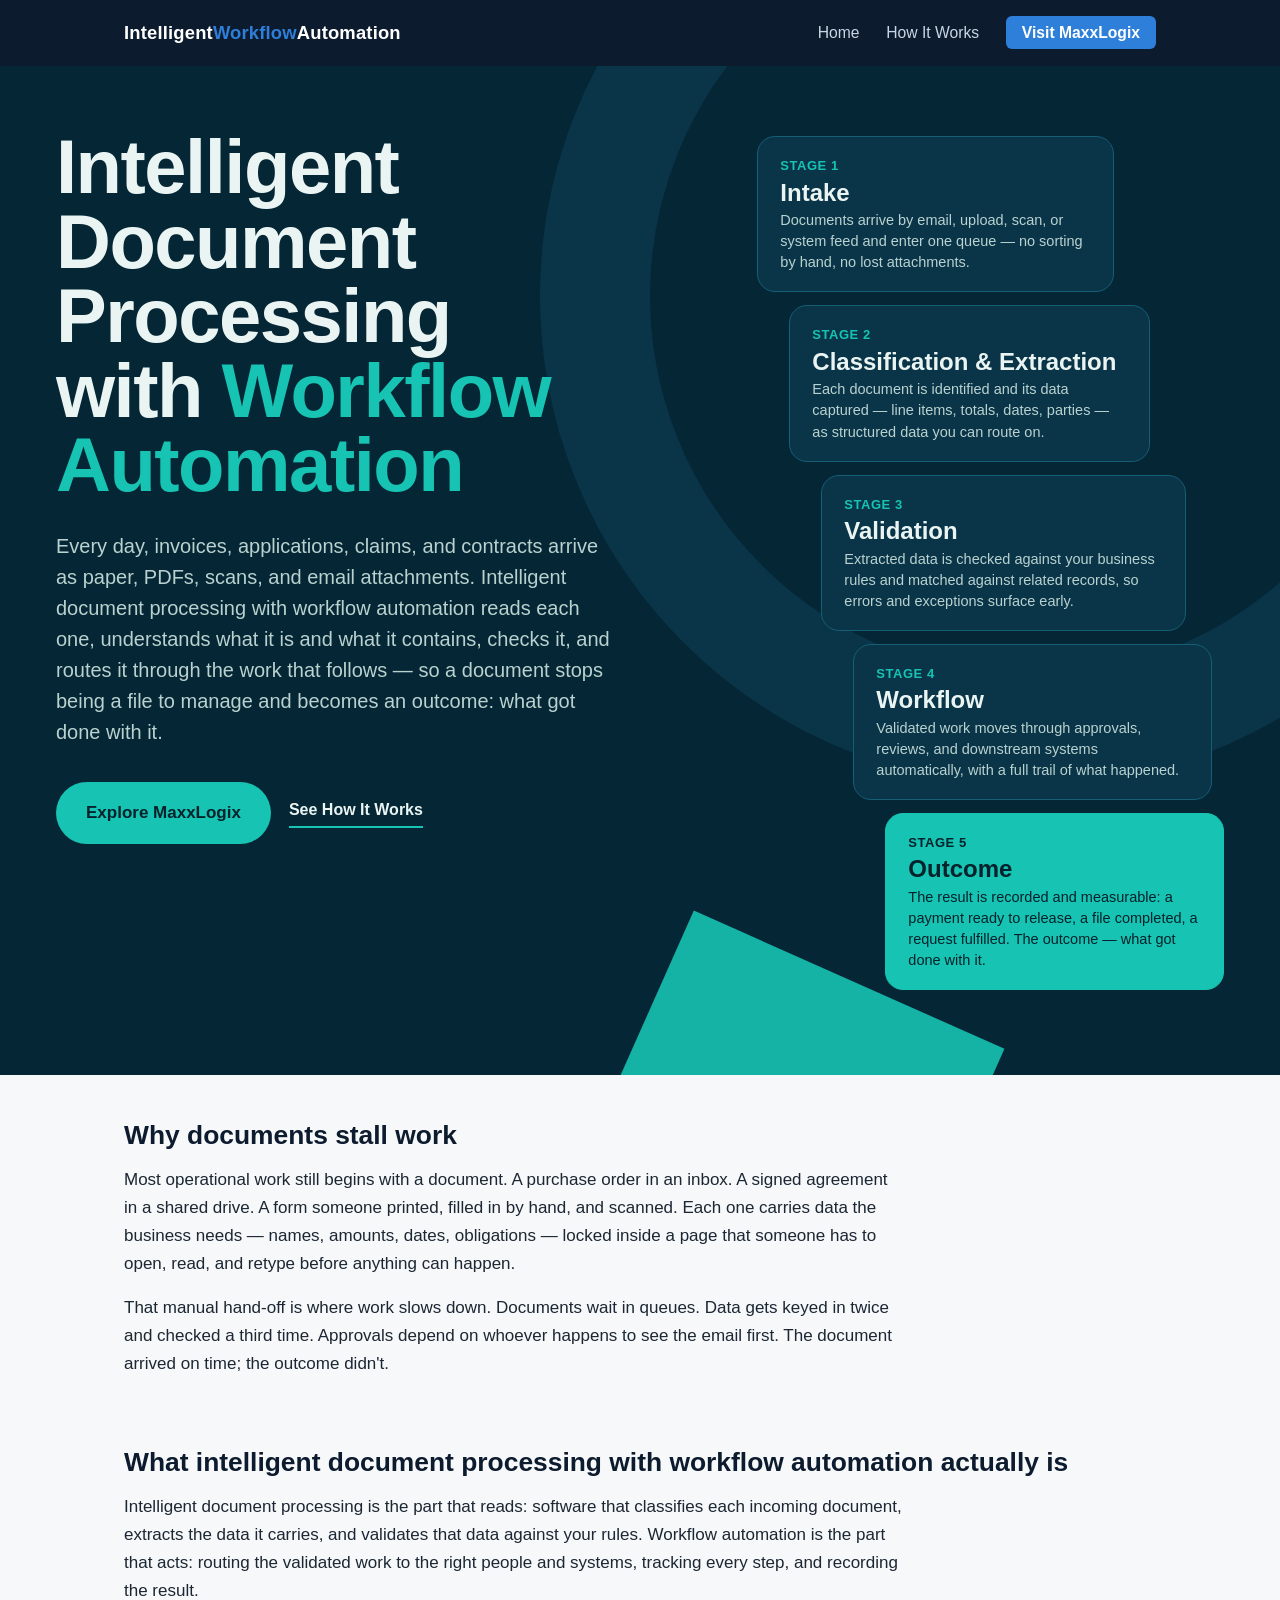
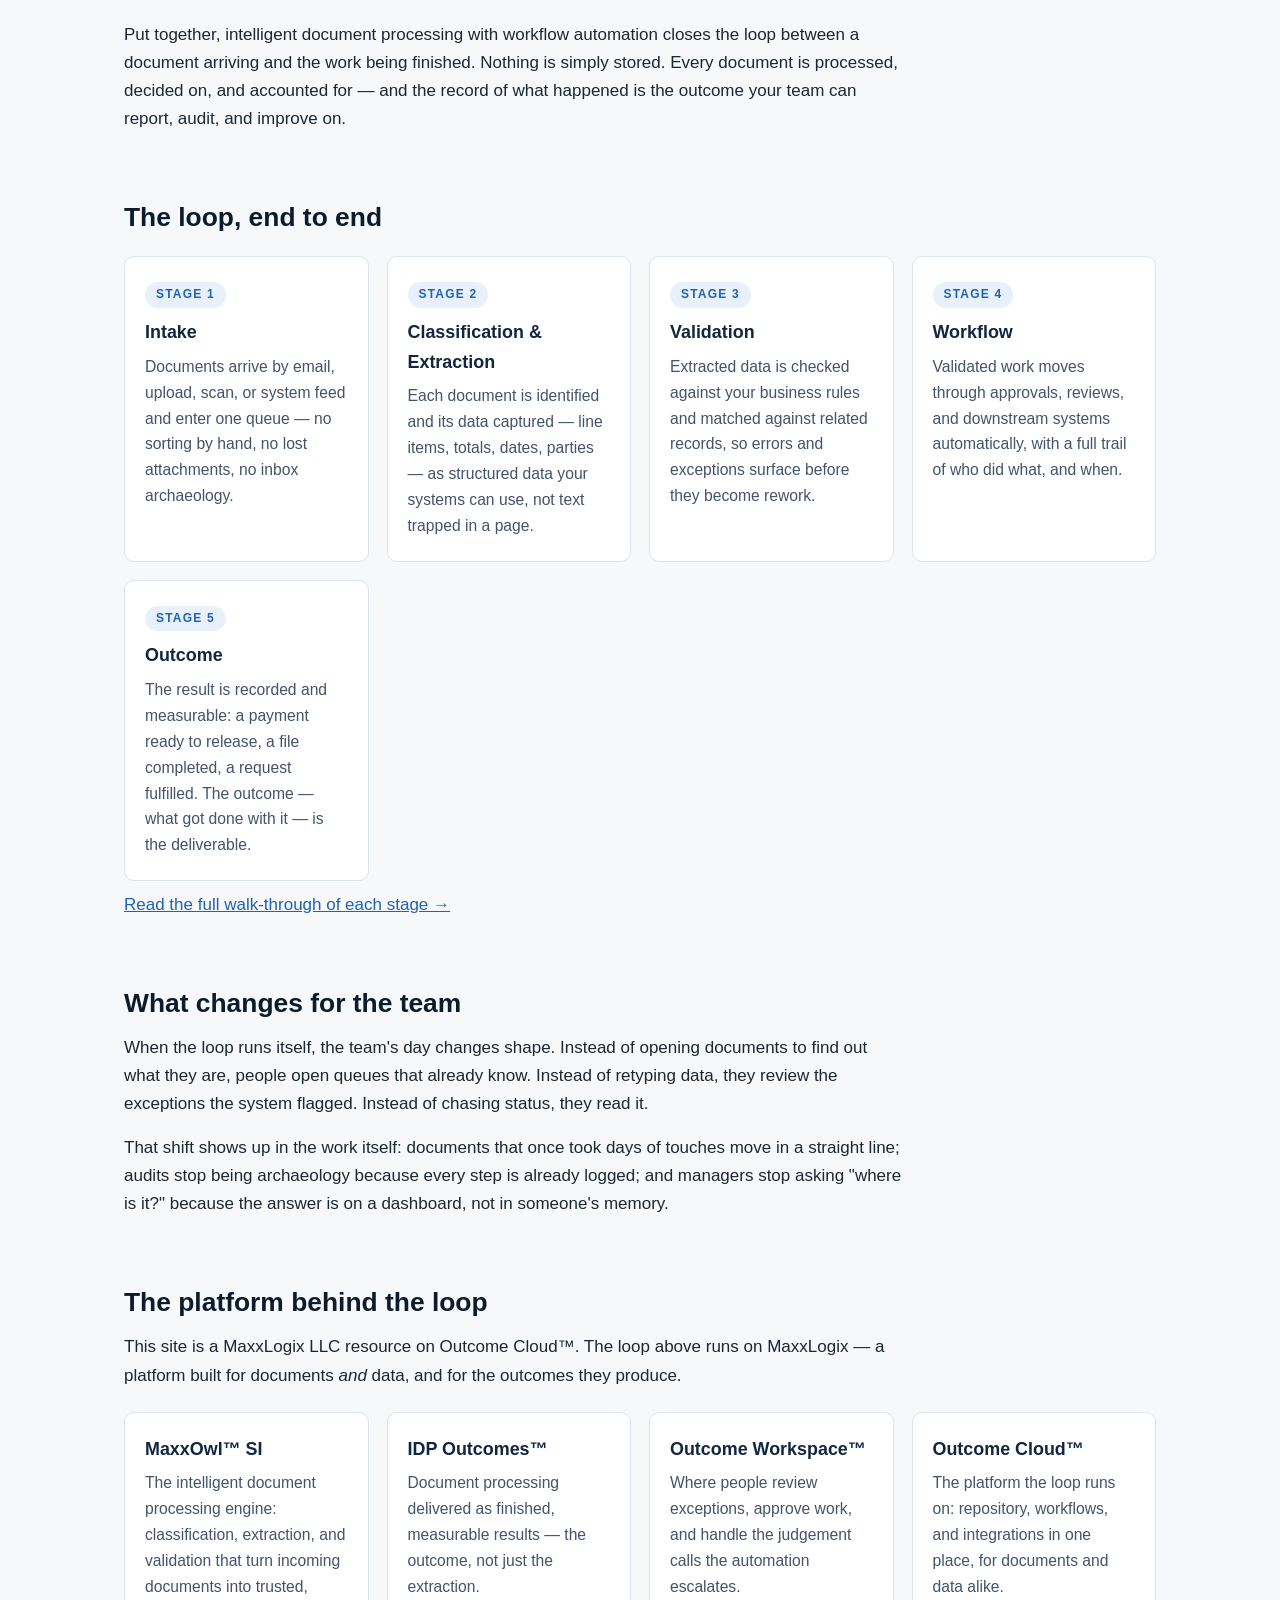
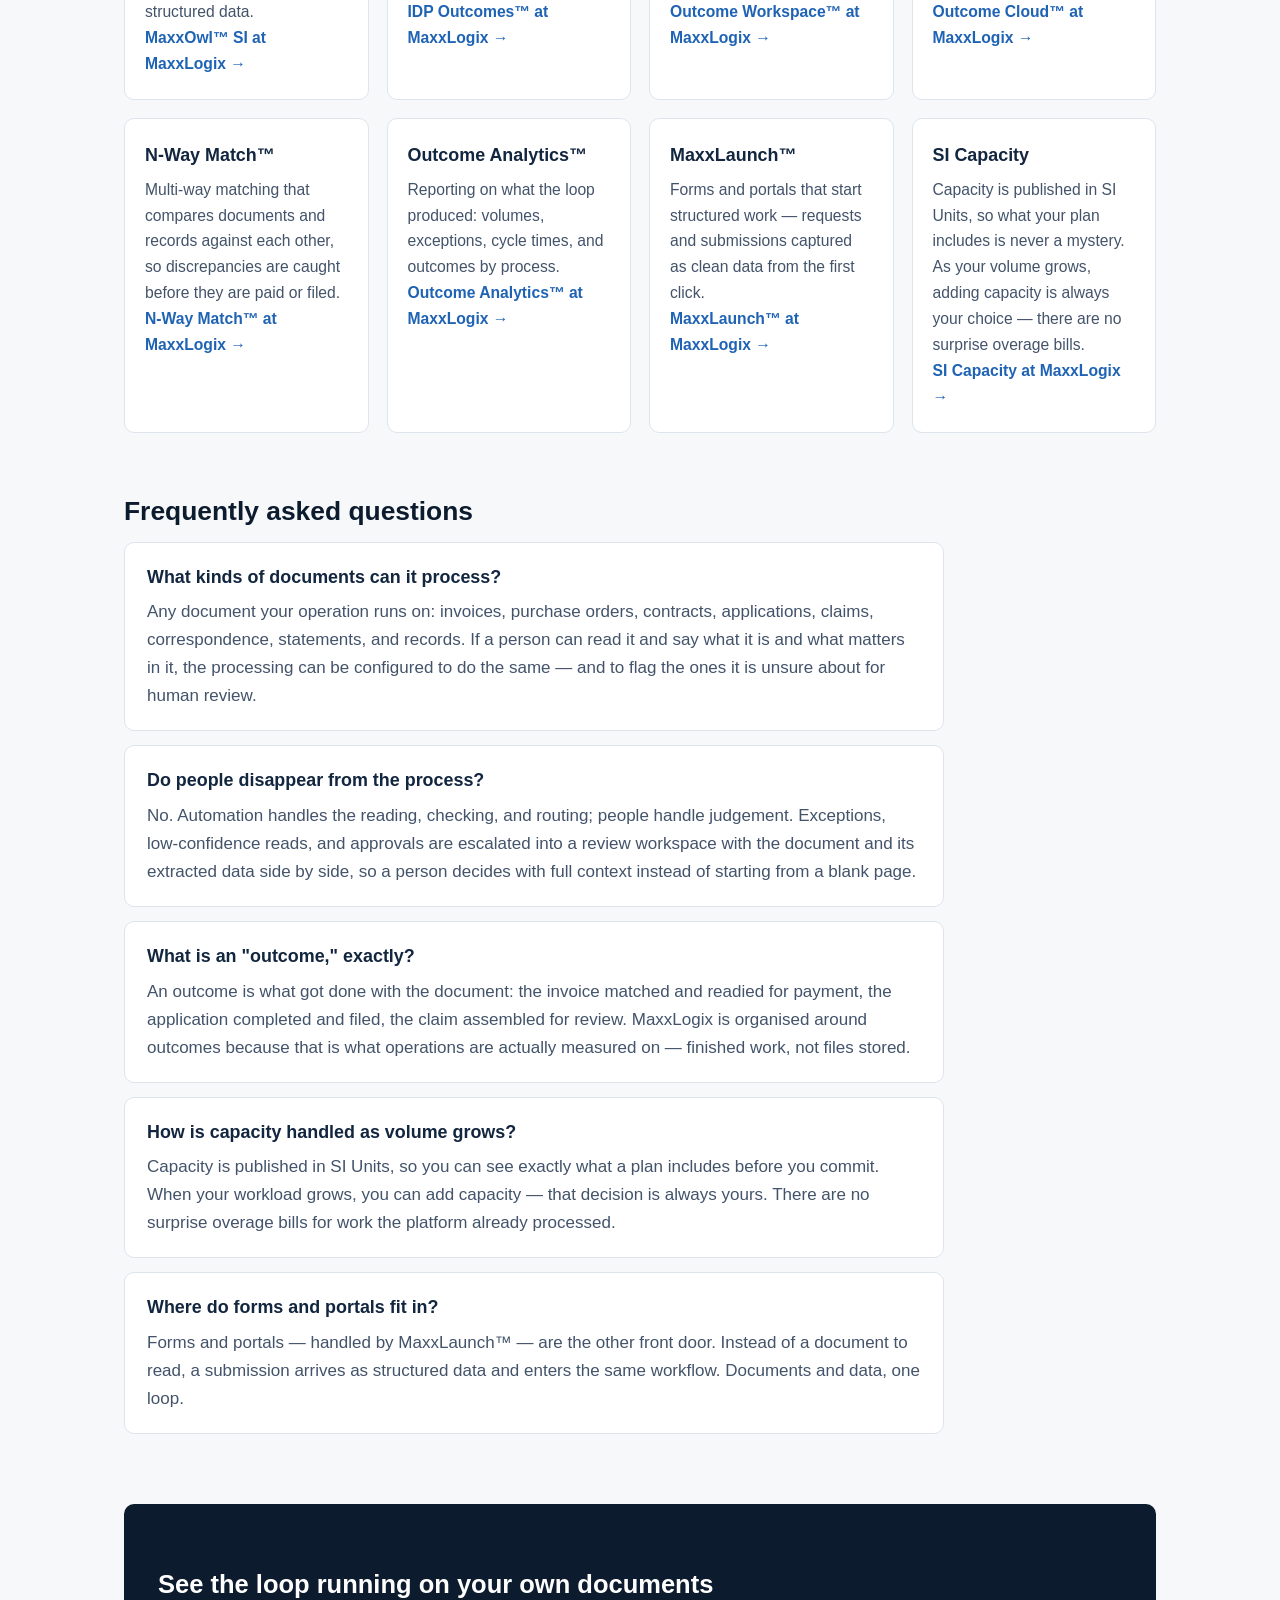
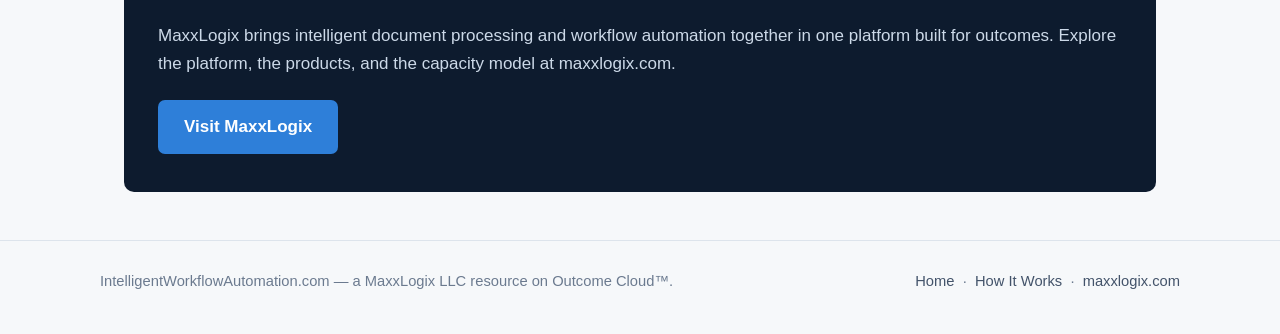
<file: index.html>
<!DOCTYPE html>
<html lang="en">
<head>
<meta charset="UTF-8">
<meta name="viewport" content="width=device-width, initial-scale=1.0">
<title>Intelligent Document Processing with Workflow Automation | Intelligent Workflow Automation</title>
<meta name="description" content="Intelligent document processing with workflow automation reads, validates, and routes every document to a finished outcome. See how the loop runs on MaxxLogix.">
<link rel="canonical" href="https://intelligentworkflowautomation.com/">
<meta property="og:type" content="website">
<meta property="og:site_name" content="Intelligent Workflow Automation">
<meta property="og:title" content="Intelligent Document Processing with Workflow Automation">
<meta property="og:description" content="Documents arrive. Outcomes get delivered. How intelligent document processing with workflow automation closes the loop — intake, extraction, validation, workflow, outcome.">
<meta property="og:url" content="https://intelligentworkflowautomation.com/">
<meta name="twitter:card" content="summary">
<link rel="stylesheet" href="style.css">
</head>
<body>

<header class="site-header">
  <div class="header-inner">
    <a class="wordmark" href="index.html">Intelligent<span>Workflow</span>Automation</a>
    <nav class="main-nav">
      <a href="index.html">Home</a>
      <a href="how-it-works.html">How It Works</a>
      <a class="nav-cta" href="https://maxxlogix.com">Visit MaxxLogix</a>
    </nav>
  </div>
</header>

<section class="bh">
  <div class="bh-wrap">
    <div class="bh-grid">
      <div>
        <h1 class="bh-h1" style="font-size:76px">Intelligent Document Processing with <span class="bh-a">Workflow Automation</span></h1>
        <p class="bh-lede">Every day, invoices, applications, claims, and contracts arrive as paper, PDFs, scans, and email attachments. Intelligent document processing with workflow automation reads each one, understands what it is and what it contains, checks it, and routes it through the work that follows — so a document stops being a file to manage and becomes an outcome: what got done with it.</p>
        <div class="bh-actions">
          <a class="bh-btn" href="https://maxxlogix.com">Explore MaxxLogix</a>
          <a class="bh-link2" href="how-it-works.html">See How It Works</a>
        </div>
      </div>
      <div class="bh-path" aria-label="The path, end to end">
        <div class="bh-stage bh-s1"><div class="bh-n">Stage 1</div><div class="bh-t">Intake</div><div class="bh-d">Documents arrive by email, upload, scan, or system feed and enter one queue — no sorting by hand, no lost attachments.</div></div>
        <div class="bh-stage bh-s2"><div class="bh-n">Stage 2</div><div class="bh-t">Classification &amp; Extraction</div><div class="bh-d">Each document is identified and its data captured — line items, totals, dates, parties — as structured data you can route on.</div></div>
        <div class="bh-stage bh-s3"><div class="bh-n">Stage 3</div><div class="bh-t">Validation</div><div class="bh-d">Extracted data is checked against your business rules and matched against related records, so errors and exceptions surface early.</div></div>
        <div class="bh-stage bh-s4"><div class="bh-n">Stage 4</div><div class="bh-t">Workflow</div><div class="bh-d">Validated work moves through approvals, reviews, and downstream systems automatically, with a full trail of what happened.</div></div>
        <div class="bh-stage bh-s5"><div class="bh-n">Stage 5</div><div class="bh-t">Outcome</div><div class="bh-d">The result is recorded and measurable: a payment ready to release, a file completed, a request fulfilled. The outcome — what got done with it.</div></div>
      </div>
    </div>
  </div>
</section>

<main>

  <section>
    <h2>Why documents stall work</h2>
    <p>Most operational work still begins with a document. A purchase order in an inbox. A signed agreement in a shared drive. A form someone printed, filled in by hand, and scanned. Each one carries data the business needs — names, amounts, dates, obligations — locked inside a page that someone has to open, read, and retype before anything can happen.</p>
    <p>That manual hand-off is where work slows down. Documents wait in queues. Data gets keyed in twice and checked a third time. Approvals depend on whoever happens to see the email first. The document arrived on time; the outcome didn't.</p>
  </section>

  <section>
    <h2>What intelligent document processing with workflow automation actually is</h2>
    <p>Intelligent document processing is the part that reads: software that classifies each incoming document, extracts the data it carries, and validates that data against your rules. Workflow automation is the part that acts: routing the validated work to the right people and systems, tracking every step, and recording the result.</p>
    <p>Put together, intelligent document processing with workflow automation closes the loop between a document arriving and the work being finished. Nothing is simply stored. Every document is processed, decided on, and accounted for — and the record of what happened is the outcome your team can report, audit, and improve on.</p>
  </section>

  <section>
    <h2>The loop, end to end</h2>
    <div class="grid">
      <div class="card">
        <span class="step">Stage 1</span>
        <h3>Intake</h3>
        <p>Documents arrive by email, upload, scan, or system feed and enter one queue — no sorting by hand, no lost attachments, no inbox archaeology.</p>
      </div>
      <div class="card">
        <span class="step">Stage 2</span>
        <h3>Classification &amp; Extraction</h3>
        <p>Each document is identified and its data captured — line items, totals, dates, parties — as structured data your systems can use, not text trapped in a page.</p>
      </div>
      <div class="card">
        <span class="step">Stage 3</span>
        <h3>Validation</h3>
        <p>Extracted data is checked against your business rules and matched against related records, so errors and exceptions surface before they become rework.</p>
      </div>
      <div class="card">
        <span class="step">Stage 4</span>
        <h3>Workflow</h3>
        <p>Validated work moves through approvals, reviews, and downstream systems automatically, with a full trail of who did what, and when.</p>
      </div>
      <div class="card">
        <span class="step">Stage 5</span>
        <h3>Outcome</h3>
        <p>The result is recorded and measurable: a payment ready to release, a file completed, a request fulfilled. The outcome — what got done with it — is the deliverable.</p>
      </div>
    </div>
    <p><a href="how-it-works.html">Read the full walk-through of each stage &rarr;</a></p>
  </section>

  <section>
    <h2>What changes for the team</h2>
    <p>When the loop runs itself, the team's day changes shape. Instead of opening documents to find out what they are, people open queues that already know. Instead of retyping data, they review the exceptions the system flagged. Instead of chasing status, they read it.</p>
    <p>That shift shows up in the work itself: documents that once took days of touches move in a straight line; audits stop being archaeology because every step is already logged; and managers stop asking "where is it?" because the answer is on a dashboard, not in someone's memory.</p>
  </section>

  <section>
    <h2>The platform behind the loop</h2>
    <p class="narrow">This site is a MaxxLogix LLC resource on Outcome Cloud&trade;. The loop above runs on MaxxLogix — a platform built for documents <em>and</em> data, and for the outcomes they produce.</p>
    <div class="grid">
      <div class="card">
        <h3>MaxxOwl&trade; SI</h3>
        <p>The intelligent document processing engine: classification, extraction, and validation that turn incoming documents into trusted, structured data.</p>
        <p><a href="https://maxxlogix.com/maxxowl-si/">MaxxOwl&trade; SI at MaxxLogix &rarr;</a></p>
      </div>
      <div class="card">
        <h3>IDP Outcomes&trade;</h3>
        <p>Document processing delivered as finished, measurable results — the outcome, not just the extraction.</p>
        <p><a href="https://maxxlogix.com/idp-outcomes/">IDP Outcomes&trade; at MaxxLogix &rarr;</a></p>
      </div>
      <div class="card">
        <h3>Outcome Workspace&trade;</h3>
        <p>Where people review exceptions, approve work, and handle the judgement calls the automation escalates.</p>
        <p><a href="https://maxxlogix.com/outcome-workspace/">Outcome Workspace&trade; at MaxxLogix &rarr;</a></p>
      </div>
      <div class="card">
        <h3>Outcome Cloud&trade;</h3>
        <p>The platform the loop runs on: repository, workflows, and integrations in one place, for documents and data alike.</p>
        <p><a href="https://maxxlogix.com/outcome-cloud/">Outcome Cloud&trade; at MaxxLogix &rarr;</a></p>
      </div>
      <div class="card">
        <h3>N-Way Match&trade;</h3>
        <p>Multi-way matching that compares documents and records against each other, so discrepancies are caught before they are paid or filed.</p>
        <p><a href="https://maxxlogix.com/outcome-match/">N-Way Match&trade; at MaxxLogix &rarr;</a></p>
      </div>
      <div class="card">
        <h3>Outcome Analytics&trade;</h3>
        <p>Reporting on what the loop produced: volumes, exceptions, cycle times, and outcomes by process.</p>
        <p><a href="https://maxxlogix.com/outcome-analytics/">Outcome Analytics&trade; at MaxxLogix &rarr;</a></p>
      </div>
      <div class="card">
        <h3>MaxxLaunch&trade;</h3>
        <p>Forms and portals that start structured work — requests and submissions captured as clean data from the first click.</p>
        <p><a href="https://maxxlogix.com/maxxlaunch/">MaxxLaunch&trade; at MaxxLogix &rarr;</a></p>
      </div>
      <div class="card">
        <h3>SI Capacity</h3>
        <p>Capacity is published in SI Units, so what your plan includes is never a mystery. As your volume grows, adding capacity is always your choice — there are no surprise overage bills.</p>
        <p><a href="https://maxxlogix.com/si-capacity/">SI Capacity at MaxxLogix &rarr;</a></p>
      </div>
    </div>
  </section>

  <section>
    <h2>Frequently asked questions</h2>

    <div class="faq-item">
      <h3>What kinds of documents can it process?</h3>
      <p>Any document your operation runs on: invoices, purchase orders, contracts, applications, claims, correspondence, statements, and records. If a person can read it and say what it is and what matters in it, the processing can be configured to do the same — and to flag the ones it is unsure about for human review.</p>
    </div>

    <div class="faq-item">
      <h3>Do people disappear from the process?</h3>
      <p>No. Automation handles the reading, checking, and routing; people handle judgement. Exceptions, low-confidence reads, and approvals are escalated into a review workspace with the document and its extracted data side by side, so a person decides with full context instead of starting from a blank page.</p>
    </div>

    <div class="faq-item">
      <h3>What is an "outcome," exactly?</h3>
      <p>An outcome is what got done with the document: the invoice matched and readied for payment, the application completed and filed, the claim assembled for review. MaxxLogix is organised around outcomes because that is what operations are actually measured on — finished work, not files stored.</p>
    </div>

    <div class="faq-item">
      <h3>How is capacity handled as volume grows?</h3>
      <p>Capacity is published in SI Units, so you can see exactly what a plan includes before you commit. When your workload grows, you can add capacity — that decision is always yours. There are no surprise overage bills for work the platform already processed.</p>
    </div>

    <div class="faq-item">
      <h3>Where do forms and portals fit in?</h3>
      <p>Forms and portals — handled by MaxxLaunch&trade; — are the other front door. Instead of a document to read, a submission arrives as structured data and enters the same workflow. Documents and data, one loop.</p>
    </div>
  </section>

  <div class="cta-band">
    <h2>See the loop running on your own documents</h2>
    <p>MaxxLogix brings intelligent document processing and workflow automation together in one platform built for outcomes. Explore the platform, the products, and the capacity model at maxxlogix.com.</p>
    <a class="btn" href="https://maxxlogix.com">Visit MaxxLogix</a>
  </div>

</main>

<footer class="site-footer">
  <div class="footer-inner">
    <span>IntelligentWorkflowAutomation.com — a MaxxLogix LLC resource on Outcome Cloud&trade;.</span>
    <span><a href="index.html">Home</a> &nbsp;·&nbsp; <a href="how-it-works.html">How It Works</a> &nbsp;·&nbsp; <a href="https://maxxlogix.com">maxxlogix.com</a></span>
  </div>
</footer>

</body>
</html>
</file>
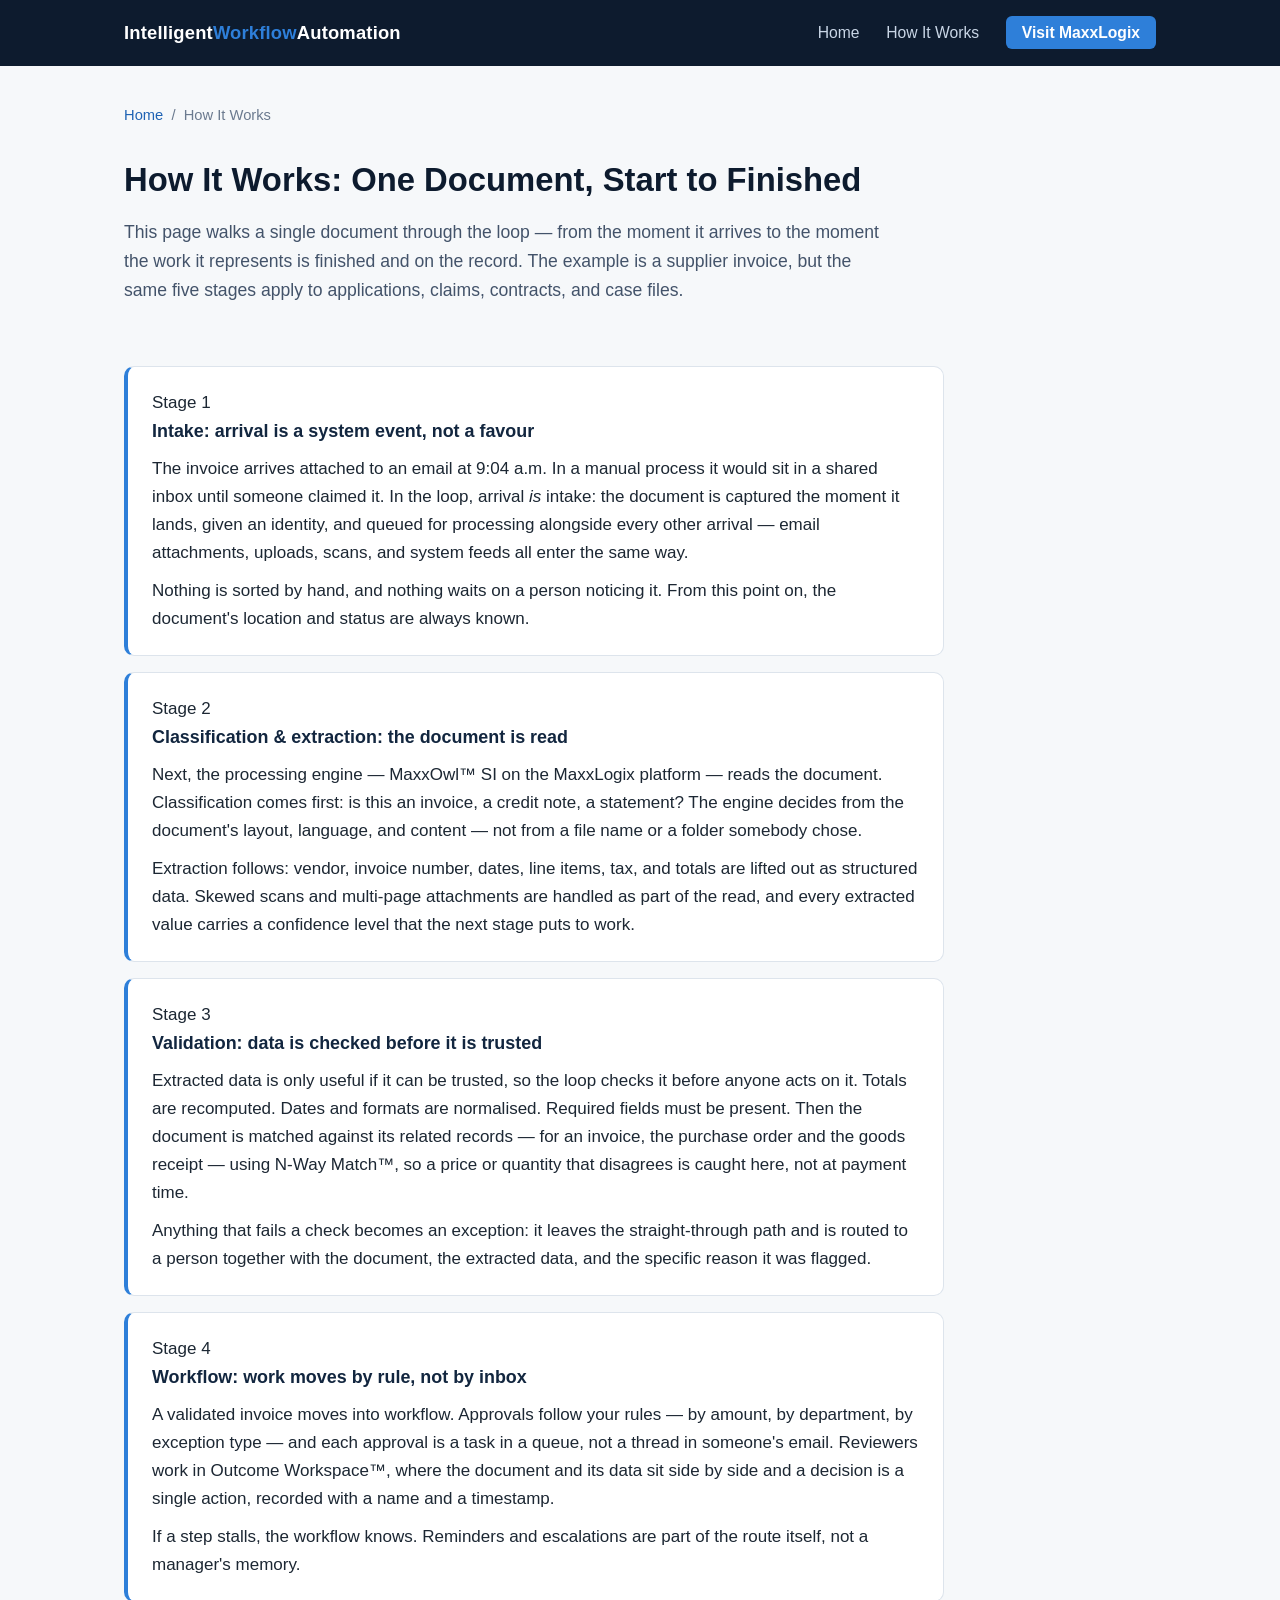
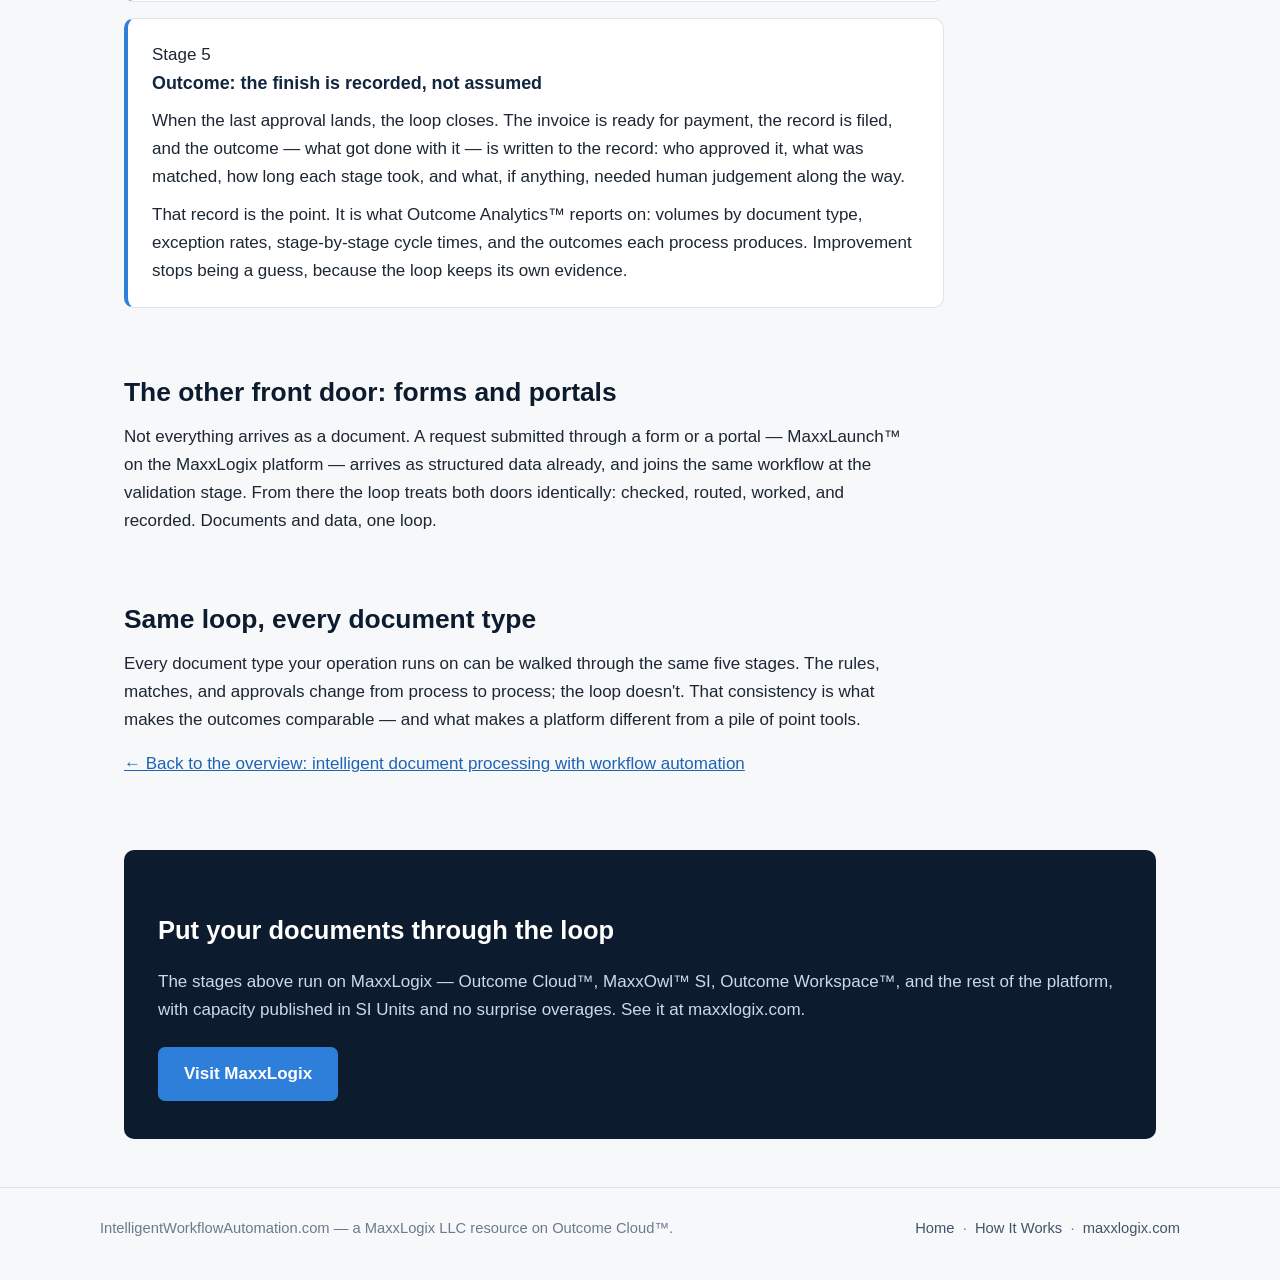
<file: how-it-works.html>
<!DOCTYPE html>
<html lang="en">
<head>
<meta charset="UTF-8">
<meta name="viewport" content="width=device-width, initial-scale=1.0">
<title>How It Works: The Document-to-Outcome Loop, Stage by Stage | Intelligent Workflow Automation</title>
<meta name="description" content="A stage-by-stage walk-through of intelligent document processing with workflow automation: intake, classification and extraction, validation, workflow, and the recorded outcome.">
<link rel="canonical" href="https://intelligentworkflowautomation.com/how-it-works.html">
<meta property="og:type" content="article">
<meta property="og:site_name" content="Intelligent Workflow Automation">
<meta property="og:title" content="How It Works: The Document-to-Outcome Loop, Stage by Stage">
<meta property="og:description" content="Follow one document through intake, classification and extraction, validation, workflow, and outcome — the loop behind intelligent document processing with workflow automation.">
<meta property="og:url" content="https://intelligentworkflowautomation.com/how-it-works.html">
<meta name="twitter:card" content="summary">
<link rel="stylesheet" href="style.css">
</head>
<body>

<header class="site-header">
  <div class="header-inner">
    <a class="wordmark" href="index.html">Intelligent<span>Workflow</span>Automation</a>
    <nav class="main-nav">
      <a href="index.html">Home</a>
      <a href="how-it-works.html">How It Works</a>
      <a class="nav-cta" href="https://maxxlogix.com">Visit MaxxLogix</a>
    </nav>
  </div>
</header>

<main>

  <p class="crumb"><a href="index.html">Home</a> &nbsp;/&nbsp; How It Works</p>

  <div class="page-head">
    <h1>How It Works: One Document, Start to Finished</h1>
    <p class="lede">This page walks a single document through the loop — from the moment it arrives to the moment the work it represents is finished and on the record. The example is a supplier invoice, but the same five stages apply to applications, claims, contracts, and case files.</p>
  </div>

  <section>
    <div class="stage-list">

      <div class="stage-block">
        <span class="step">Stage 1</span>
        <h3>Intake: arrival is a system event, not a favour</h3>
        <p>The invoice arrives attached to an email at 9:04 a.m. In a manual process it would sit in a shared inbox until someone claimed it. In the loop, arrival <em>is</em> intake: the document is captured the moment it lands, given an identity, and queued for processing alongside every other arrival — email attachments, uploads, scans, and system feeds all enter the same way.</p>
        <p>Nothing is sorted by hand, and nothing waits on a person noticing it. From this point on, the document's location and status are always known.</p>
      </div>

      <div class="stage-block">
        <span class="step">Stage 2</span>
        <h3>Classification &amp; extraction: the document is read</h3>
        <p>Next, the processing engine — MaxxOwl&trade; SI on the MaxxLogix platform — reads the document. Classification comes first: is this an invoice, a credit note, a statement? The engine decides from the document's layout, language, and content — not from a file name or a folder somebody chose.</p>
        <p>Extraction follows: vendor, invoice number, dates, line items, tax, and totals are lifted out as structured data. Skewed scans and multi-page attachments are handled as part of the read, and every extracted value carries a confidence level that the next stage puts to work.</p>
      </div>

      <div class="stage-block">
        <span class="step">Stage 3</span>
        <h3>Validation: data is checked before it is trusted</h3>
        <p>Extracted data is only useful if it can be trusted, so the loop checks it before anyone acts on it. Totals are recomputed. Dates and formats are normalised. Required fields must be present. Then the document is matched against its related records — for an invoice, the purchase order and the goods receipt — using N-Way Match&trade;, so a price or quantity that disagrees is caught here, not at payment time.</p>
        <p>Anything that fails a check becomes an exception: it leaves the straight-through path and is routed to a person together with the document, the extracted data, and the specific reason it was flagged.</p>
      </div>

      <div class="stage-block">
        <span class="step">Stage 4</span>
        <h3>Workflow: work moves by rule, not by inbox</h3>
        <p>A validated invoice moves into workflow. Approvals follow your rules — by amount, by department, by exception type — and each approval is a task in a queue, not a thread in someone's email. Reviewers work in Outcome Workspace&trade;, where the document and its data sit side by side and a decision is a single action, recorded with a name and a timestamp.</p>
        <p>If a step stalls, the workflow knows. Reminders and escalations are part of the route itself, not a manager's memory.</p>
      </div>

      <div class="stage-block">
        <span class="step">Stage 5</span>
        <h3>Outcome: the finish is recorded, not assumed</h3>
        <p>When the last approval lands, the loop closes. The invoice is ready for payment, the record is filed, and the outcome — what got done with it — is written to the record: who approved it, what was matched, how long each stage took, and what, if anything, needed human judgement along the way.</p>
        <p>That record is the point. It is what Outcome Analytics&trade; reports on: volumes by document type, exception rates, stage-by-stage cycle times, and the outcomes each process produces. Improvement stops being a guess, because the loop keeps its own evidence.</p>
      </div>

    </div>
  </section>

  <section>
    <h2>The other front door: forms and portals</h2>
    <p class="narrow">Not everything arrives as a document. A request submitted through a form or a portal — MaxxLaunch&trade; on the MaxxLogix platform — arrives as structured data already, and joins the same workflow at the validation stage. From there the loop treats both doors identically: checked, routed, worked, and recorded. Documents and data, one loop.</p>
  </section>

  <section>
    <h2>Same loop, every document type</h2>
    <p class="narrow">Every document type your operation runs on can be walked through the same five stages. The rules, matches, and approvals change from process to process; the loop doesn't. That consistency is what makes the outcomes comparable — and what makes a platform different from a pile of point tools.</p>
    <p class="narrow"><a href="index.html">&larr; Back to the overview: intelligent document processing with workflow automation</a></p>
  </section>

  <div class="cta-band">
    <h2>Put your documents through the loop</h2>
    <p>The stages above run on MaxxLogix — Outcome Cloud&trade;, MaxxOwl&trade; SI, Outcome Workspace&trade;, and the rest of the platform, with capacity published in SI Units and no surprise overages. See it at maxxlogix.com.</p>
    <a class="btn" href="https://maxxlogix.com">Visit MaxxLogix</a>
  </div>

</main>

<footer class="site-footer">
  <div class="footer-inner">
    <span>IntelligentWorkflowAutomation.com — a MaxxLogix LLC resource on Outcome Cloud&trade;.</span>
    <span><a href="index.html">Home</a> &nbsp;·&nbsp; <a href="how-it-works.html">How It Works</a> &nbsp;·&nbsp; <a href="https://maxxlogix.com">maxxlogix.com</a></span>
  </div>
</footer>

</body>
</html>
</file>
<file: style.css>
/* Intelligent Workflow Automation — microsite styles
   Palette: deep navy / slate with a single steel-blue accent.
   No external assets. System font stack only. */

:root {
  --navy: #0d1b2e;
  --navy-2: #12263f;
  --slate: #43536a;
  --slate-light: #6b7a8f;
  --ink: #1c2733;
  --bg: #f6f8fa;
  --card: #ffffff;
  --line: #dde4ec;
  --accent: #2e7fd9;
  --accent-dark: #1f63b4;
  --radius: 10px;
}

* { box-sizing: border-box; }

html { scroll-behavior: smooth; }

body {
  margin: 0;
  font-family: -apple-system, BlinkMacSystemFont, "Segoe UI", Roboto,
    "Helvetica Neue", Arial, sans-serif;
  color: var(--ink);
  background: var(--bg);
  line-height: 1.65;
  font-size: 17px;
}

a { color: var(--accent-dark); }
a:hover { color: var(--accent); }

/* ---------- Header ---------- */
.site-header {
  background: var(--navy);
  color: #fff;
}
.header-inner {
  max-width: 1080px;
  margin: 0 auto;
  padding: 18px 24px;
  display: flex;
  flex-wrap: wrap;
  align-items: center;
  justify-content: space-between;
  gap: 12px;
}
.wordmark {
  color: #fff;
  text-decoration: none;
  font-weight: 700;
  font-size: 1.15rem;
  letter-spacing: 0.01em;
}
.wordmark span { color: var(--accent); }
.main-nav a {
  color: #c9d6e6;
  text-decoration: none;
  margin-left: 22px;
  font-size: 0.98rem;
}
.main-nav a:hover { color: #fff; }
.main-nav a.nav-cta {
  background: var(--accent);
  color: #fff;
  padding: 8px 16px;
  border-radius: 6px;
  font-weight: 600;
}
.main-nav a.nav-cta:hover { background: var(--accent-dark); }

/* ---------- Hero ---------- */
.hero {
  background: linear-gradient(160deg, var(--navy) 0%, var(--navy-2) 70%, #1a3a5c 100%);
  color: #fff;
  padding: 64px 24px 72px;
}
.hero-inner { max-width: 820px; margin: 0 auto; }
.hero .eyebrow {
  text-transform: uppercase;
  letter-spacing: 0.14em;
  font-size: 0.78rem;
  font-weight: 700;
  color: #8fc1f2;
  margin: 0 0 14px;
}
.hero h1 {
  font-size: 2.45rem;
  line-height: 1.18;
  margin: 0 0 18px;
  font-weight: 750;
}
.hero p.lede {
  font-size: 1.16rem;
  color: #d7e3f0;
  margin: 0 0 28px;
  max-width: 680px;
}
.btn {
  display: inline-block;
  background: var(--accent);
  color: #fff;
  text-decoration: none;
  font-weight: 600;
  padding: 13px 26px;
  border-radius: 7px;
  margin-right: 12px;
}
.btn:hover { background: var(--accent-dark); color: #fff; }
.btn.ghost {
  background: transparent;
  border: 1px solid #7d97b5;
  color: #e6eef7;
}
.btn.ghost:hover { border-color: #fff; color: #fff; }

/* ---------- Layout ---------- */
main { max-width: 1080px; margin: 0 auto; padding: 0 24px; }
section { padding: 44px 0 8px; }
section h2 {
  font-size: 1.65rem;
  line-height: 1.25;
  color: var(--navy);
  margin: 0 0 14px;
}
section h3 { color: var(--navy-2); margin: 0 0 8px; font-size: 1.12rem; }
section p { max-width: 780px; margin: 0 0 16px; }
.narrow { max-width: 780px; }

/* ---------- Stage / card grids ---------- */
.grid {
  display: grid;
  grid-template-columns: repeat(auto-fit, minmax(230px, 1fr));
  gap: 18px;
  margin: 22px 0 10px;
}
.card {
  background: var(--card);
  border: 1px solid var(--line);
  border-radius: var(--radius);
  padding: 22px 20px;
}
.card .step {
  display: inline-block;
  font-size: 0.75rem;
  font-weight: 700;
  letter-spacing: 0.1em;
  text-transform: uppercase;
  color: var(--accent-dark);
  background: #e8f1fb;
  border-radius: 20px;
  padding: 3px 11px;
  margin-bottom: 10px;
}
.card p { margin: 0; font-size: 0.98rem; color: var(--slate); }
.card h3 { margin-bottom: 6px; }
.card a { font-weight: 600; text-decoration: none; }
.card a:hover { text-decoration: underline; }

/* ---------- Deep-dive stage list (how it works) ---------- */
.stage-list { max-width: 820px; }
.stage-block {
  background: var(--card);
  border: 1px solid var(--line);
  border-left: 4px solid var(--accent);
  border-radius: var(--radius);
  padding: 22px 24px;
  margin-bottom: 16px;
}
.stage-block p { margin: 0 0 10px; }
.stage-block p:last-child { margin-bottom: 0; }

/* ---------- FAQ ---------- */
.faq-item {
  background: var(--card);
  border: 1px solid var(--line);
  border-radius: var(--radius);
  padding: 20px 22px;
  margin-bottom: 14px;
  max-width: 820px;
}
.faq-item h3 { margin-bottom: 6px; }
.faq-item p { margin: 0; color: var(--slate); }

/* ---------- CTA band ---------- */
.cta-band {
  background: var(--navy);
  color: #fff;
  border-radius: var(--radius);
  padding: 38px 34px;
  margin: 48px 0;
  text-align: left;
}
.cta-band h2 { color: #fff; margin-bottom: 10px; }
.cta-band p { color: #ccd9e8; margin-bottom: 22px; }

/* ---------- Footer ---------- */
.site-footer {
  border-top: 1px solid var(--line);
  margin-top: 24px;
  padding: 28px 24px 40px;
  color: var(--slate-light);
  font-size: 0.92rem;
}
.footer-inner {
  max-width: 1080px;
  margin: 0 auto;
  display: flex;
  flex-wrap: wrap;
  gap: 10px 28px;
  justify-content: space-between;
}
.site-footer a { color: var(--slate); text-decoration: none; }
.site-footer a:hover { text-decoration: underline; }

/* ---------- Breadcrumb (subpage) ---------- */
.crumb { padding: 22px 0 0; font-size: 0.92rem; color: var(--slate-light); }
.crumb a { text-decoration: none; }
.crumb a:hover { text-decoration: underline; }
.page-head { padding-top: 18px; }
.page-head h1 { font-size: 2.05rem; color: var(--navy); line-height: 1.22; margin: 0 0 12px; }
.page-head p.lede { font-size: 1.1rem; color: var(--slate); max-width: 760px; }

/* ---------- Responsive ---------- */
@media (max-width: 640px) {
  body { font-size: 16px; }
  .hero { padding: 44px 20px 52px; }
  .hero h1 { font-size: 1.85rem; }
  .page-head h1 { font-size: 1.6rem; }
  section h2 { font-size: 1.4rem; }
  .main-nav a { margin-left: 14px; }
  .btn { display: block; text-align: center; margin: 0 0 10px; }
  .cta-band { padding: 28px 22px; }
}

/* ===== Bold hero (bh-) — 2026-11-17 rollout, approved sample system ===== */
.bh{position:relative;background:#052635;color:#eaf5f3;overflow:clip;padding:64px 56px 72px}
.bh::before{content:"";position:absolute;width:760px;height:760px;border-radius:50%;border:110px solid #0a3549;right:-240px;top:-260px}
.bh::after{content:"";position:absolute;width:340px;height:340px;background:#17c3b2;right:330px;bottom:-230px;transform:rotate(24deg);opacity:.9}
.bh-wrap{position:relative;z-index:2;max-width:1360px;margin:0 auto}
.bh-grid{display:grid;grid-template-columns:minmax(0,7fr) minmax(0,5fr);gap:48px;align-items:start}
.bh-h1{font-weight:800;line-height:.98;letter-spacing:-1.5px;margin:0;overflow-wrap:break-word;text-wrap:balance;color:#eaf5f3}
.bh-a{color:#17c3b2}
.bh-h{color:#ffb03a}
.bh-lede{margin-top:28px;font-size:20px;line-height:1.55;color:#b9d2cf;max-width:560px}
.bh-actions{margin-top:34px;display:flex;gap:18px;align-items:center;flex-wrap:wrap}
.bh-btn{display:inline-block;background:#17c3b2;color:#03222b;font-weight:700;font-size:17px;text-decoration:none;padding:17px 30px;border-radius:999px;transition:transform .18s ease}
.bh-btn:hover{transform:translateY(-2px);color:#03222b}
.bh-link2{color:#eaf5f3;font-weight:600;font-size:16px;text-decoration:none;border-bottom:2px solid #17c3b2;padding-bottom:3px}
.bh-link2:hover{color:#17c3b2}
.bh-path{position:relative;padding-top:6px}
.bh-stage{background:#0a3549;border:1px solid #155e75;border-radius:18px;padding:18px 22px;margin-bottom:13px;position:relative}
.bh-n{font-size:13px;color:#17c3b2;font-weight:700;letter-spacing:.04em;text-transform:uppercase}
.bh-t{font-size:24px;font-weight:700;margin-top:2px;line-height:1.15;color:#eaf5f3}
.bh-d{font-size:14.5px;color:#b9d2cf;margin-top:4px;line-height:1.45}
.bh-s1{margin-right:110px}
.bh-s2{margin-left:32px;margin-right:74px}
.bh-s3{margin-left:64px;margin-right:38px}
.bh-s4{margin-left:96px;margin-right:12px}
.bh-s5{margin-left:128px;background:#17c3b2;border-color:#17c3b2}
.bh-s5 .bh-n,.bh-s5 .bh-t,.bh-s5 .bh-d{color:#03222b}
@media (max-width:900px){
  .bh{padding:44px 24px 54px}
  .bh-grid{grid-template-columns:1fr}
  .bh-h1{font-size:52px !important}
  .bh-s1,.bh-s2,.bh-s3,.bh-s4,.bh-s5{margin-left:0;margin-right:0}
}
@media (prefers-reduced-motion: reduce){
  .bh-btn{transition:none}
  .bh-btn:hover{transform:none}
}
</file>
